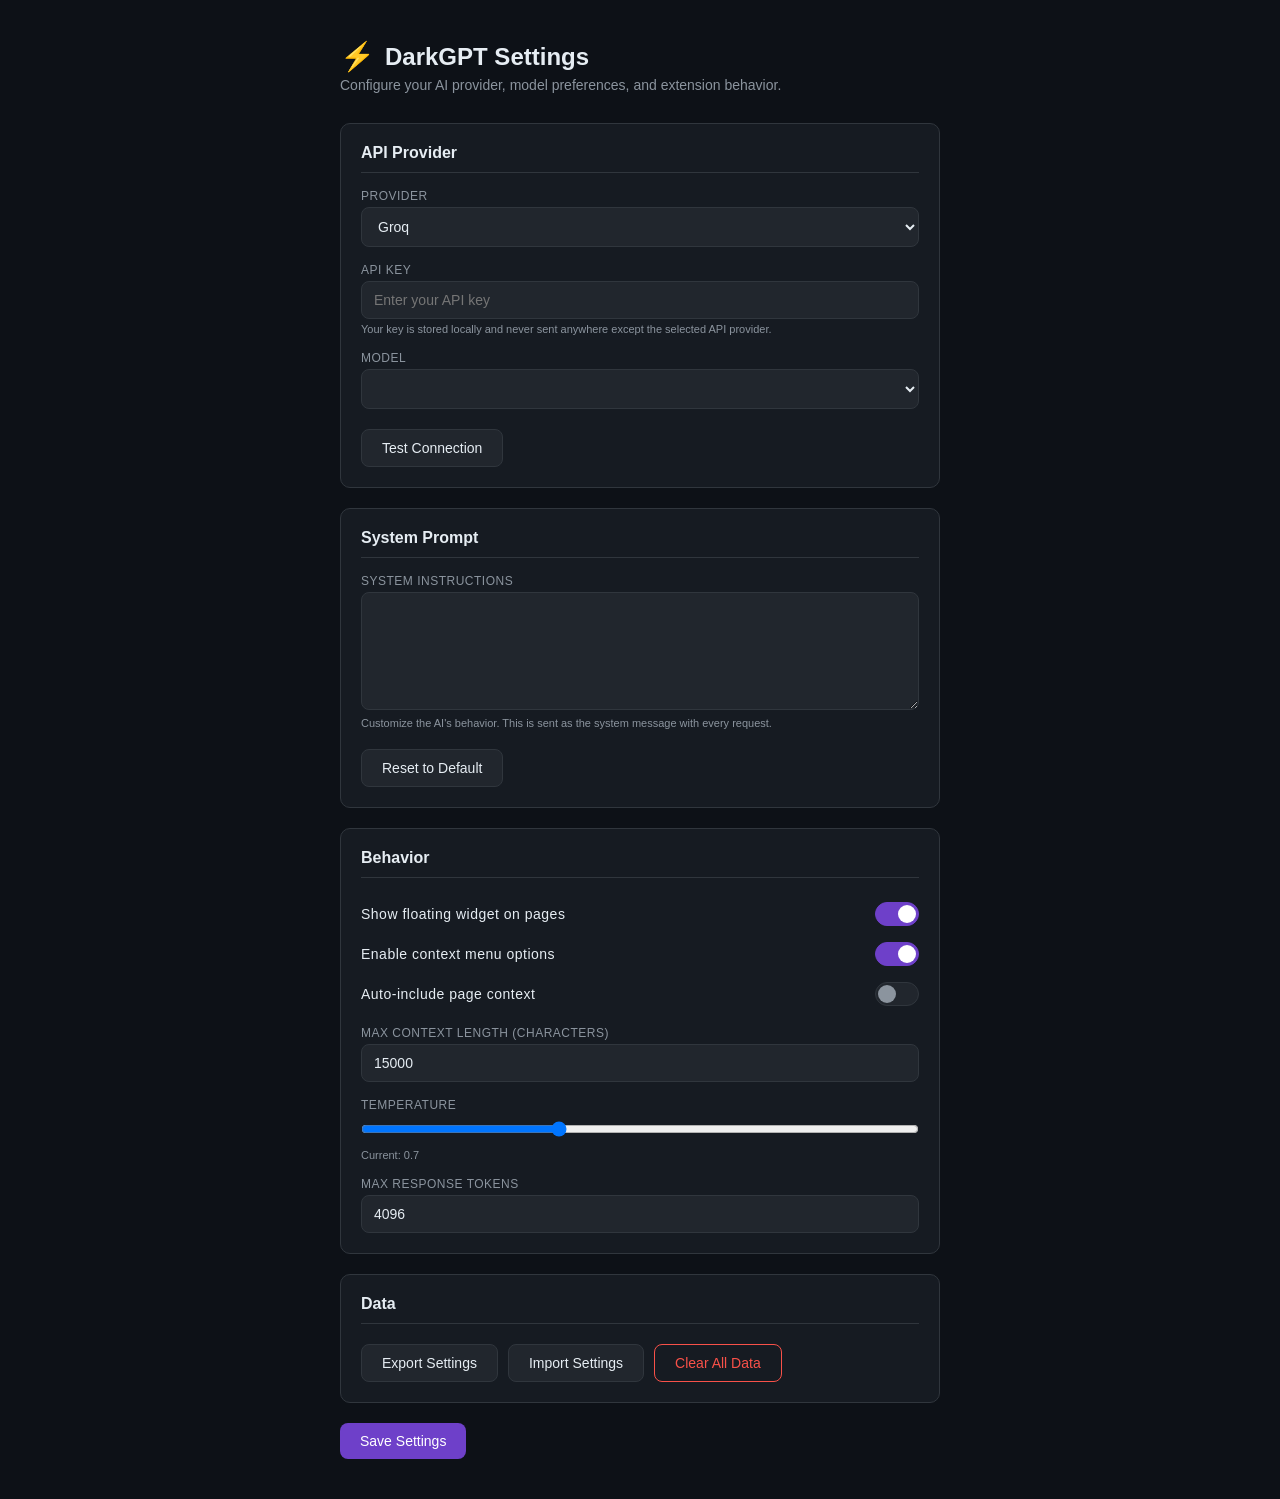
<file: extension/options.html>
<!DOCTYPE html>
<html lang="en">
<head>
  <meta charset="UTF-8">
  <meta name="viewport" content="width=device-width, initial-scale=1.0">
  <title>DarkGPT Settings</title>
  <style>
    * { margin: 0; padding: 0; box-sizing: border-box; }
    :root {
      --bg: #0d1117; --bg2: #161b22; --bg3: #21262d;
      --border: #30363d; --text: #e6edf3; --text2: #8b949e;
      --accent: #6e40c9; --accent2: #8957e5;
      --success: #3fb950; --danger: #f85149;
    }
    body {
      background: var(--bg); color: var(--text);
      font-family: -apple-system, BlinkMacSystemFont, 'Segoe UI', Helvetica, Arial, sans-serif;
      font-size: 14px; min-height: 100vh;
    }
    .container { max-width: 640px; margin: 0 auto; padding: 40px 20px; }
    h1 { font-size: 24px; margin-bottom: 4px; display: flex; align-items: center; gap: 10px; }
    h1 span { font-size: 28px; }
    .subtitle { color: var(--text2); margin-bottom: 30px; font-size: 14px; }
    .section { background: var(--bg2); border: 1px solid var(--border); border-radius: 10px; padding: 20px; margin-bottom: 20px; }
    .section h2 { font-size: 16px; margin-bottom: 16px; padding-bottom: 10px; border-bottom: 1px solid var(--border); }
    .form-group { margin-bottom: 16px; }
    .form-group:last-child { margin-bottom: 0; }
    label { display: block; font-size: 12px; color: var(--text2); margin-bottom: 4px; font-weight: 500; text-transform: uppercase; letter-spacing: 0.5px; }
    select, input, textarea {
      width: 100%; padding: 10px 12px; background: var(--bg3); border: 1px solid var(--border);
      border-radius: 8px; color: var(--text); font-size: 14px; font-family: inherit; outline: none;
    }
    select:focus, input:focus, textarea:focus { border-color: var(--accent); }
    textarea { resize: vertical; min-height: 100px; }
    .hint { font-size: 11px; color: var(--text2); margin-top: 4px; }
    .btn-row { display: flex; gap: 10px; margin-top: 20px; }
    .btn { padding: 10px 20px; border: none; border-radius: 8px; font-size: 14px; font-weight: 500; cursor: pointer; }
    .btn-primary { background: var(--accent); color: white; }
    .btn-primary:hover { background: var(--accent2); }
    .btn-danger { background: transparent; border: 1px solid var(--danger); color: var(--danger); }
    .btn-danger:hover { background: var(--danger); color: white; }
    .btn-secondary { background: var(--bg3); border: 1px solid var(--border); color: var(--text); }
    .btn-secondary:hover { border-color: var(--accent); }
    .status { padding: 8px 12px; border-radius: 6px; font-size: 13px; margin-top: 10px; display: none; }
    .status.success { display: block; background: #0d2818; color: var(--success); border: 1px solid #1a4d2e; }
    .status.error { display: block; background: #2d1418; color: var(--danger); border: 1px solid #5d2025; }
    .toggle-row { display: flex; justify-content: space-between; align-items: center; padding: 8px 0; }
    .toggle-row label { margin-bottom: 0; text-transform: none; font-size: 14px; color: var(--text); }
    .toggle { position: relative; width: 44px; height: 24px; }
    .toggle input { opacity: 0; width: 0; height: 0; }
    .toggle .slider {
      position: absolute; inset: 0; background: var(--bg3); border: 1px solid var(--border);
      border-radius: 24px; cursor: pointer; transition: 0.3s;
    }
    .toggle .slider::before {
      content: ''; position: absolute; width: 18px; height: 18px; left: 2px; top: 2px;
      background: var(--text2); border-radius: 50%; transition: 0.3s;
    }
    .toggle input:checked + .slider { background: var(--accent); border-color: var(--accent); }
    .toggle input:checked + .slider::before { transform: translateX(20px); background: white; }

    .model-list { display: flex; flex-direction: column; gap: 4px; margin-top: 8px; }
    .model-item {
      display: flex; align-items: center; justify-content: space-between;
      padding: 6px 10px; background: var(--bg3); border-radius: 6px; font-size: 13px;
    }
    .model-item code { font-family: 'SF Mono', Monaco, Consolas, monospace; font-size: 12px; }
    .export-import { display: flex; gap: 10px; }
  </style>
</head>
<body>
  <div class="container">
    <h1><span>&#9889;</span> DarkGPT Settings</h1>
    <p class="subtitle">Configure your AI provider, model preferences, and extension behavior.</p>

    <div class="section">
      <h2>API Provider</h2>
      <div class="form-group">
        <label>Provider</label>
        <select id="provider">
          <option value="groq">Groq</option>
          <option value="openrouter">OpenRouter</option>
          <option value="openai">OpenAI</option>
          <option value="anthropic">Anthropic</option>
          <option value="custom">Custom Endpoint</option>
        </select>
      </div>
      <div class="form-group">
        <label>API Key</label>
        <input type="password" id="api-key" placeholder="Enter your API key">
        <div class="hint">Your key is stored locally and never sent anywhere except the selected API provider.</div>
      </div>
      <div class="form-group" id="endpoint-group" style="display:none">
        <label>Custom Endpoint URL</label>
        <input type="url" id="endpoint" placeholder="https://your-api.example.com/v1">
        <div class="hint">Must be an OpenAI-compatible API endpoint.</div>
      </div>
      <div class="form-group">
        <label>Model</label>
        <select id="model"></select>
      </div>
      <div class="form-group" id="custom-model-group" style="display:none">
        <label>Custom Model ID</label>
        <input type="text" id="custom-model" placeholder="e.g., my-custom-model">
      </div>
      <div class="btn-row">
        <button class="btn btn-secondary" id="btn-test">Test Connection</button>
      </div>
      <div class="status" id="test-status"></div>
    </div>

    <div class="section">
      <h2>System Prompt</h2>
      <div class="form-group">
        <label>System Instructions</label>
        <textarea id="system-prompt" rows="6"></textarea>
        <div class="hint">Customize the AI's behavior. This is sent as the system message with every request.</div>
      </div>
      <div class="btn-row">
        <button class="btn btn-secondary" id="btn-reset-prompt">Reset to Default</button>
      </div>
    </div>

    <div class="section">
      <h2>Behavior</h2>
      <div class="toggle-row">
        <label>Show floating widget on pages</label>
        <div class="toggle">
          <input type="checkbox" id="show-widget" checked>
          <span class="slider"></span>
        </div>
      </div>
      <div class="toggle-row">
        <label>Enable context menu options</label>
        <div class="toggle">
          <input type="checkbox" id="context-menu" checked>
          <span class="slider"></span>
        </div>
      </div>
      <div class="toggle-row">
        <label>Auto-include page context</label>
        <div class="toggle">
          <input type="checkbox" id="auto-context">
          <span class="slider"></span>
        </div>
      </div>
      <div class="form-group" style="margin-top: 12px">
        <label>Max Context Length (characters)</label>
        <input type="number" id="max-context" value="15000" min="1000" max="100000" step="1000">
      </div>
      <div class="form-group">
        <label>Temperature</label>
        <input type="range" id="temperature" min="0" max="2" step="0.1" value="0.7" style="padding: 4px 0">
        <div class="hint">Current: <span id="temp-value">0.7</span></div>
      </div>
      <div class="form-group">
        <label>Max Response Tokens</label>
        <input type="number" id="max-tokens" value="4096" min="256" max="32768" step="256">
      </div>
    </div>

    <div class="section">
      <h2>Data</h2>
      <div class="btn-row">
        <button class="btn btn-secondary" id="btn-export">Export Settings</button>
        <button class="btn btn-secondary" id="btn-import">Import Settings</button>
        <button class="btn btn-danger" id="btn-clear">Clear All Data</button>
      </div>
      <input type="file" id="import-file" accept=".json" style="display:none">
    </div>

    <div class="btn-row" style="margin-top: 10px">
      <button class="btn btn-primary" id="btn-save">Save Settings</button>
    </div>
    <div class="status" id="save-status"></div>
  </div>

  <script src="options.js"></script>
</body>
</html>
</file>
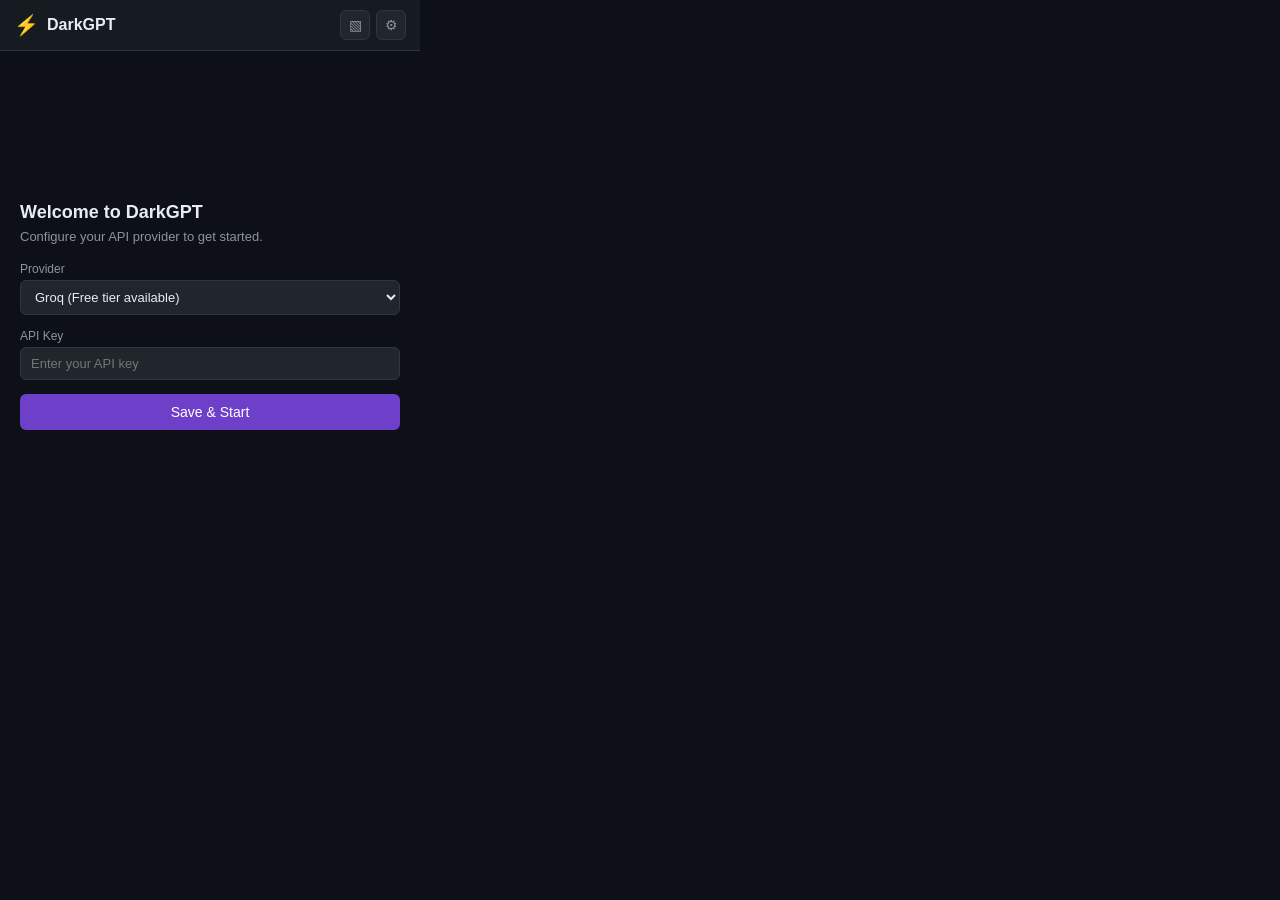
<file: extension/popup.html>
<!DOCTYPE html>
<html lang="en">
<head>
  <meta charset="UTF-8">
  <meta name="viewport" content="width=device-width, initial-scale=1.0">
  <title>DarkGPT</title>
  <link rel="stylesheet" href="popup.css">
</head>
<body>
  <div id="app">
    <header>
      <div class="header-left">
        <span class="logo">&#9889;</span>
        <h1>DarkGPT</h1>
      </div>
      <div class="header-right">
        <button id="btn-sidepanel" title="Open in side panel">&#x25a7;</button>
        <button id="btn-settings" title="Settings">&#9881;</button>
      </div>
    </header>

    <div id="setup-screen" class="screen">
      <div class="setup-card">
        <h2>Welcome to DarkGPT</h2>
        <p>Configure your API provider to get started.</p>
        <div class="form-group">
          <label for="setup-provider">Provider</label>
          <select id="setup-provider">
            <option value="groq">Groq (Free tier available)</option>
            <option value="openrouter">OpenRouter (Multi-model)</option>
            <option value="openai">OpenAI</option>
            <option value="anthropic">Anthropic</option>
            <option value="custom">Custom endpoint</option>
          </select>
        </div>
        <div class="form-group">
          <label for="setup-key">API Key</label>
          <input type="password" id="setup-key" placeholder="Enter your API key">
        </div>
        <div class="form-group" id="custom-endpoint-group" style="display:none">
          <label for="setup-endpoint">Custom Endpoint URL</label>
          <input type="url" id="setup-endpoint" placeholder="https://your-api.example.com/v1">
        </div>
        <button id="btn-save-setup" class="btn-primary">Save & Start</button>
      </div>
    </div>

    <div id="chat-screen" class="screen" style="display:none">
      <div id="model-bar">
        <select id="model-select"></select>
        <button id="btn-new-chat" title="New chat">+</button>
      </div>
      <div id="messages"></div>
      <div id="input-area">
        <div id="context-bar" style="display:none">
          <span id="context-label"></span>
          <button id="btn-clear-context" title="Clear context">&times;</button>
        </div>
        <div class="input-row">
          <textarea id="user-input" placeholder="Ask anything..." rows="1"></textarea>
          <button id="btn-send" title="Send">&#10148;</button>
        </div>
        <div class="input-actions">
          <button id="btn-extract" title="Extract page content">&#128196; Page</button>
          <button id="btn-select" title="Select text on page">&#128270; Select</button>
          <button id="btn-screenshot" title="Describe visible page">&#128247; Screen</button>
        </div>
      </div>
    </div>
  </div>
  <script src="lib/marked.min.js"></script>
  <script src="popup.js"></script>
</body>
</html>
</file>
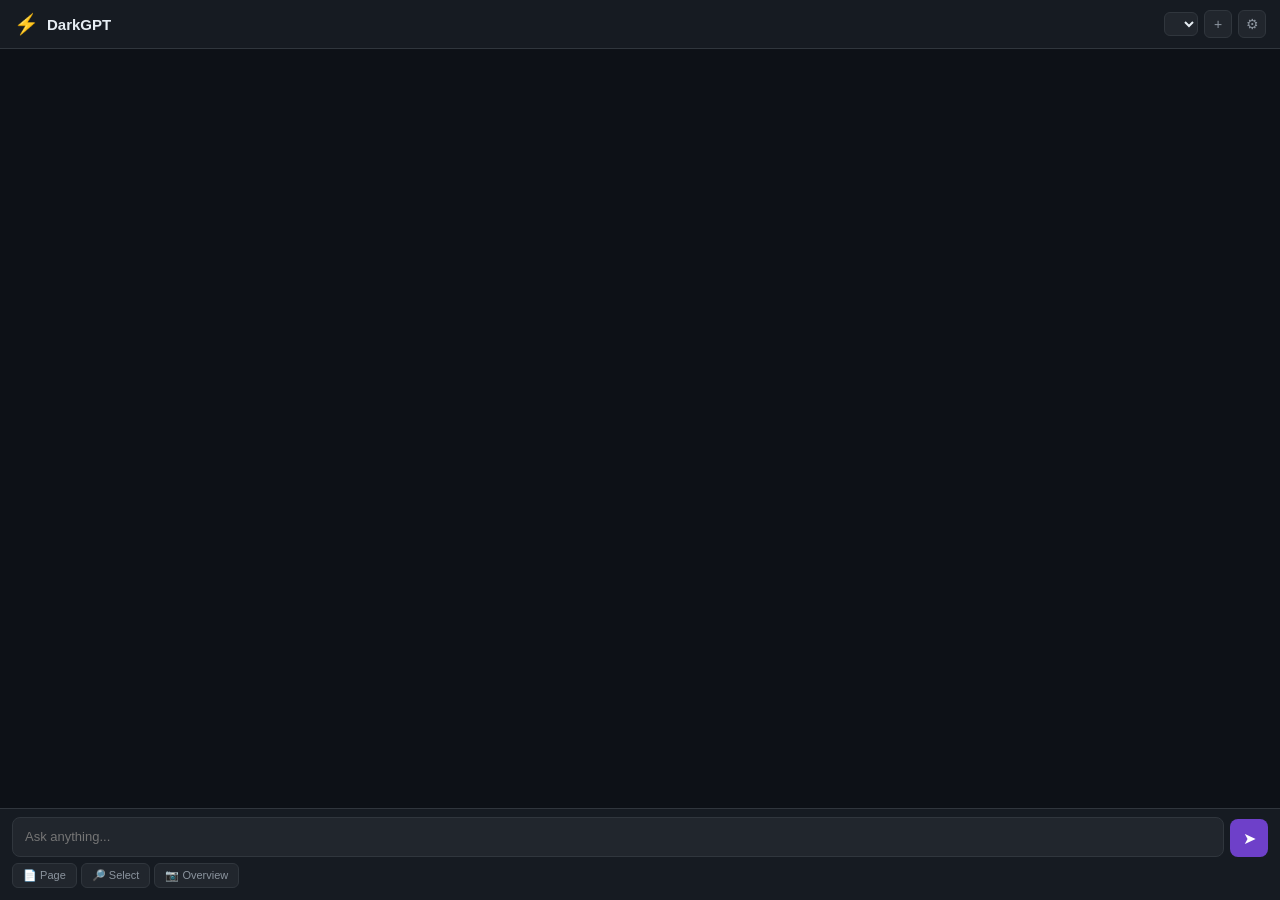
<file: extension/sidepanel.html>
<!DOCTYPE html>
<html lang="en">
<head>
  <meta charset="UTF-8">
  <meta name="viewport" content="width=device-width, initial-scale=1.0">
  <title>DarkGPT</title>
  <link rel="stylesheet" href="sidepanel.css">
</head>
<body>
  <div id="app">
    <header>
      <div class="header-left">
        <span class="logo">&#9889;</span>
        <h1>DarkGPT</h1>
      </div>
      <div class="header-right">
        <select id="model-select"></select>
        <button id="btn-new-chat" title="New chat">+</button>
        <button id="btn-settings" title="Settings">&#9881;</button>
      </div>
    </header>

    <div id="setup-banner" style="display:none">
      <p>API key not configured. <a href="#" id="link-settings">Open settings</a> to get started.</p>
    </div>

    <div id="messages"></div>

    <div id="input-area">
      <div id="context-bar" style="display:none">
        <span id="context-label"></span>
        <button id="btn-clear-context" title="Clear">&times;</button>
      </div>
      <div class="input-row">
        <textarea id="user-input" placeholder="Ask anything..." rows="1"></textarea>
        <button id="btn-send" title="Send">&#10148;</button>
      </div>
      <div class="input-actions">
        <button id="btn-extract">&#128196; Page</button>
        <button id="btn-select">&#128270; Select</button>
        <button id="btn-screenshot">&#128247; Overview</button>
      </div>
    </div>
  </div>
  <script src="lib/marked.min.js"></script>
  <script src="sidepanel.js"></script>
</body>
</html>
</file>
<file: extension/popup.css>
* {
  margin: 0;
  padding: 0;
  box-sizing: border-box;
}

:root {
  --bg-primary: #0d1117;
  --bg-secondary: #161b22;
  --bg-tertiary: #21262d;
  --border: #30363d;
  --text-primary: #e6edf3;
  --text-secondary: #8b949e;
  --accent: #6e40c9;
  --accent-hover: #8957e5;
  --user-msg: #1a1f35;
  --assistant-msg: #161b22;
  --danger: #f85149;
  --success: #3fb950;
}

body {
  width: 420px;
  height: 580px;
  background: var(--bg-primary);
  color: var(--text-primary);
  font-family: -apple-system, BlinkMacSystemFont, 'Segoe UI', Helvetica, Arial, sans-serif;
  font-size: 14px;
  overflow: hidden;
}

#app {
  display: flex;
  flex-direction: column;
  height: 100%;
}

header {
  display: flex;
  justify-content: space-between;
  align-items: center;
  padding: 10px 14px;
  background: var(--bg-secondary);
  border-bottom: 1px solid var(--border);
}

.header-left {
  display: flex;
  align-items: center;
  gap: 8px;
}

.logo {
  font-size: 20px;
}

header h1 {
  font-size: 16px;
  font-weight: 600;
}

.header-right {
  display: flex;
  gap: 6px;
}

.header-right button {
  background: var(--bg-tertiary);
  border: 1px solid var(--border);
  color: var(--text-secondary);
  border-radius: 6px;
  width: 30px;
  height: 30px;
  cursor: pointer;
  font-size: 14px;
  display: flex;
  align-items: center;
  justify-content: center;
}

.header-right button:hover {
  color: var(--text-primary);
  border-color: var(--accent);
}

/* Setup Screen */
.screen {
  flex: 1;
  overflow-y: auto;
}

#setup-screen {
  display: flex;
  align-items: center;
  justify-content: center;
  padding: 20px;
}

.setup-card {
  width: 100%;
}

.setup-card h2 {
  font-size: 18px;
  margin-bottom: 6px;
}

.setup-card p {
  color: var(--text-secondary);
  margin-bottom: 18px;
  font-size: 13px;
}

.form-group {
  margin-bottom: 14px;
}

.form-group label {
  display: block;
  font-size: 12px;
  color: var(--text-secondary);
  margin-bottom: 4px;
  font-weight: 500;
}

.form-group select,
.form-group input {
  width: 100%;
  padding: 8px 10px;
  background: var(--bg-tertiary);
  border: 1px solid var(--border);
  border-radius: 6px;
  color: var(--text-primary);
  font-size: 13px;
  outline: none;
}

.form-group select:focus,
.form-group input:focus {
  border-color: var(--accent);
}

.btn-primary {
  width: 100%;
  padding: 10px;
  background: var(--accent);
  color: white;
  border: none;
  border-radius: 6px;
  font-size: 14px;
  font-weight: 500;
  cursor: pointer;
}

.btn-primary:hover {
  background: var(--accent-hover);
}

/* Chat Screen */
#chat-screen {
  display: flex;
  flex-direction: column;
}

#model-bar {
  display: flex;
  align-items: center;
  gap: 6px;
  padding: 6px 10px;
  background: var(--bg-secondary);
  border-bottom: 1px solid var(--border);
}

#model-select {
  flex: 1;
  background: var(--bg-tertiary);
  border: 1px solid var(--border);
  color: var(--text-primary);
  padding: 5px 8px;
  border-radius: 6px;
  font-size: 12px;
  outline: none;
}

#btn-new-chat {
  background: var(--bg-tertiary);
  border: 1px solid var(--border);
  color: var(--accent);
  border-radius: 6px;
  width: 28px;
  height: 28px;
  cursor: pointer;
  font-size: 16px;
  font-weight: bold;
}

#btn-new-chat:hover {
  border-color: var(--accent);
}

#messages {
  flex: 1;
  overflow-y: auto;
  padding: 10px;
  display: flex;
  flex-direction: column;
  gap: 10px;
}

.message {
  padding: 10px 12px;
  border-radius: 10px;
  line-height: 1.5;
  font-size: 13px;
  max-width: 95%;
  word-wrap: break-word;
}

.message.user {
  background: var(--user-msg);
  border: 1px solid #2a2f4a;
  align-self: flex-end;
}

.message.assistant {
  background: var(--assistant-msg);
  border: 1px solid var(--border);
  align-self: flex-start;
}

.message.system {
  background: transparent;
  color: var(--text-secondary);
  font-size: 12px;
  text-align: center;
  align-self: center;
  font-style: italic;
}

.message.error {
  background: #2d1418;
  border: 1px solid var(--danger);
  color: var(--danger);
  font-size: 12px;
}

.message pre {
  background: #0d1117;
  border: 1px solid var(--border);
  border-radius: 6px;
  padding: 8px;
  overflow-x: auto;
  margin: 6px 0;
  font-size: 12px;
}

.message code {
  font-family: 'SF Mono', Monaco, 'Cascadia Code', Consolas, monospace;
  font-size: 12px;
}

.message code:not(pre code) {
  background: var(--bg-tertiary);
  padding: 1px 5px;
  border-radius: 4px;
}

.message p {
  margin-bottom: 6px;
}

.message p:last-child {
  margin-bottom: 0;
}

.message ul, .message ol {
  margin-left: 18px;
  margin-bottom: 6px;
}

.typing-indicator {
  display: inline-flex;
  gap: 4px;
  padding: 4px 0;
}

.typing-indicator span {
  width: 6px;
  height: 6px;
  background: var(--text-secondary);
  border-radius: 50%;
  animation: blink 1.4s infinite;
}

.typing-indicator span:nth-child(2) { animation-delay: 0.2s; }
.typing-indicator span:nth-child(3) { animation-delay: 0.4s; }

@keyframes blink {
  0%, 60%, 100% { opacity: 0.3; }
  30% { opacity: 1; }
}

/* Input Area */
#input-area {
  padding: 8px 10px 10px;
  border-top: 1px solid var(--border);
  background: var(--bg-secondary);
}

#context-bar {
  display: flex;
  align-items: center;
  justify-content: space-between;
  padding: 4px 8px;
  margin-bottom: 6px;
  background: var(--bg-tertiary);
  border-radius: 6px;
  font-size: 11px;
  color: var(--accent);
}

#context-bar button {
  background: none;
  border: none;
  color: var(--text-secondary);
  cursor: pointer;
  font-size: 14px;
}

.input-row {
  display: flex;
  gap: 6px;
  align-items: flex-end;
}

#user-input {
  flex: 1;
  background: var(--bg-tertiary);
  border: 1px solid var(--border);
  border-radius: 8px;
  padding: 8px 10px;
  color: var(--text-primary);
  font-size: 13px;
  font-family: inherit;
  resize: none;
  outline: none;
  max-height: 100px;
  line-height: 1.4;
}

#user-input:focus {
  border-color: var(--accent);
}

#btn-send {
  background: var(--accent);
  border: none;
  color: white;
  border-radius: 8px;
  width: 36px;
  height: 36px;
  cursor: pointer;
  font-size: 16px;
  flex-shrink: 0;
}

#btn-send:hover {
  background: var(--accent-hover);
}

#btn-send:disabled {
  opacity: 0.5;
  cursor: not-allowed;
}

.input-actions {
  display: flex;
  gap: 4px;
  margin-top: 6px;
}

.input-actions button {
  background: var(--bg-tertiary);
  border: 1px solid var(--border);
  color: var(--text-secondary);
  border-radius: 6px;
  padding: 4px 8px;
  font-size: 11px;
  cursor: pointer;
}

.input-actions button:hover {
  color: var(--text-primary);
  border-color: var(--accent);
}

/* Scrollbar */
::-webkit-scrollbar {
  width: 6px;
}

::-webkit-scrollbar-track {
  background: transparent;
}

::-webkit-scrollbar-thumb {
  background: var(--border);
  border-radius: 3px;
}

::-webkit-scrollbar-thumb:hover {
  background: var(--text-secondary);
}
</file>
<file: extension/sidepanel.css>
* { margin: 0; padding: 0; box-sizing: border-box; }

:root {
  --bg-primary: #0d1117;
  --bg-secondary: #161b22;
  --bg-tertiary: #21262d;
  --border: #30363d;
  --text-primary: #e6edf3;
  --text-secondary: #8b949e;
  --accent: #6e40c9;
  --accent-hover: #8957e5;
  --user-msg: #1a1f35;
  --assistant-msg: #161b22;
  --danger: #f85149;
  --success: #3fb950;
}

body {
  background: var(--bg-primary);
  color: var(--text-primary);
  font-family: -apple-system, BlinkMacSystemFont, 'Segoe UI', Helvetica, Arial, sans-serif;
  font-size: 14px;
  height: 100vh;
  overflow: hidden;
}

#app {
  display: flex;
  flex-direction: column;
  height: 100%;
}

header {
  display: flex;
  justify-content: space-between;
  align-items: center;
  padding: 10px 14px;
  background: var(--bg-secondary);
  border-bottom: 1px solid var(--border);
  flex-shrink: 0;
}

.header-left { display: flex; align-items: center; gap: 8px; }
.logo { font-size: 20px; }
header h1 { font-size: 15px; font-weight: 600; }

.header-right { display: flex; align-items: center; gap: 6px; }

#model-select {
  background: var(--bg-tertiary); border: 1px solid var(--border);
  color: var(--text-primary); padding: 4px 6px; border-radius: 6px;
  font-size: 11px; outline: none; max-width: 160px;
}

.header-right button {
  background: var(--bg-tertiary); border: 1px solid var(--border);
  color: var(--text-secondary); border-radius: 6px; width: 28px; height: 28px;
  cursor: pointer; font-size: 14px; display: flex; align-items: center; justify-content: center;
}
.header-right button:hover { color: var(--text-primary); border-color: var(--accent); }

#setup-banner {
  padding: 12px 14px; background: #1a1520; border-bottom: 1px solid var(--border);
  font-size: 13px; color: var(--text-secondary);
}
#setup-banner a { color: var(--accent); }

#messages {
  flex: 1; overflow-y: auto; padding: 12px; display: flex;
  flex-direction: column; gap: 10px;
}

.message {
  padding: 10px 14px; border-radius: 10px; line-height: 1.5;
  font-size: 13px; max-width: 100%; word-wrap: break-word;
}
.message.user {
  background: var(--user-msg); border: 1px solid #2a2f4a; align-self: flex-end; max-width: 90%;
}
.message.assistant {
  background: var(--assistant-msg); border: 1px solid var(--border); align-self: flex-start;
}
.message.system {
  background: transparent; color: var(--text-secondary); font-size: 12px;
  text-align: center; align-self: center; font-style: italic;
}
.message.error {
  background: #2d1418; border: 1px solid var(--danger); color: var(--danger); font-size: 12px;
}
.message pre {
  background: #0d1117; border: 1px solid var(--border); border-radius: 6px;
  padding: 10px; overflow-x: auto; margin: 6px 0; font-size: 12px;
}
.message code { font-family: 'SF Mono', Monaco, Consolas, monospace; font-size: 12px; }
.message code:not(pre code) { background: var(--bg-tertiary); padding: 1px 5px; border-radius: 4px; }
.message p { margin-bottom: 6px; }
.message p:last-child { margin-bottom: 0; }
.message ul, .message ol { margin-left: 18px; margin-bottom: 6px; }

.typing-indicator { display: inline-flex; gap: 4px; padding: 4px 0; }
.typing-indicator span {
  width: 6px; height: 6px; background: var(--text-secondary);
  border-radius: 50%; animation: blink 1.4s infinite;
}
.typing-indicator span:nth-child(2) { animation-delay: 0.2s; }
.typing-indicator span:nth-child(3) { animation-delay: 0.4s; }
@keyframes blink { 0%, 60%, 100% { opacity: 0.3; } 30% { opacity: 1; } }

#input-area {
  padding: 8px 12px 12px; border-top: 1px solid var(--border);
  background: var(--bg-secondary); flex-shrink: 0;
}

#context-bar {
  display: flex; align-items: center; justify-content: space-between;
  padding: 4px 8px; margin-bottom: 6px; background: var(--bg-tertiary);
  border-radius: 6px; font-size: 11px; color: var(--accent);
}
#context-bar button { background: none; border: none; color: var(--text-secondary); cursor: pointer; font-size: 14px; }

.input-row { display: flex; gap: 6px; align-items: flex-end; }

#user-input {
  flex: 1; background: var(--bg-tertiary); border: 1px solid var(--border);
  border-radius: 8px; padding: 10px 12px; color: var(--text-primary);
  font-size: 13px; font-family: inherit; resize: none; outline: none;
  max-height: 150px; line-height: 1.4;
}
#user-input:focus { border-color: var(--accent); }

#btn-send {
  background: var(--accent); border: none; color: white; border-radius: 8px;
  width: 38px; height: 38px; cursor: pointer; font-size: 16px; flex-shrink: 0;
}
#btn-send:hover { background: var(--accent-hover); }
#btn-send:disabled { opacity: 0.5; cursor: not-allowed; }

.input-actions { display: flex; gap: 4px; margin-top: 6px; }
.input-actions button {
  background: var(--bg-tertiary); border: 1px solid var(--border);
  color: var(--text-secondary); border-radius: 6px; padding: 5px 10px;
  font-size: 11px; cursor: pointer;
}
.input-actions button:hover { color: var(--text-primary); border-color: var(--accent); }

::-webkit-scrollbar { width: 6px; }
::-webkit-scrollbar-track { background: transparent; }
::-webkit-scrollbar-thumb { background: var(--border); border-radius: 3px; }
::-webkit-scrollbar-thumb:hover { background: var(--text-secondary); }
</file>
